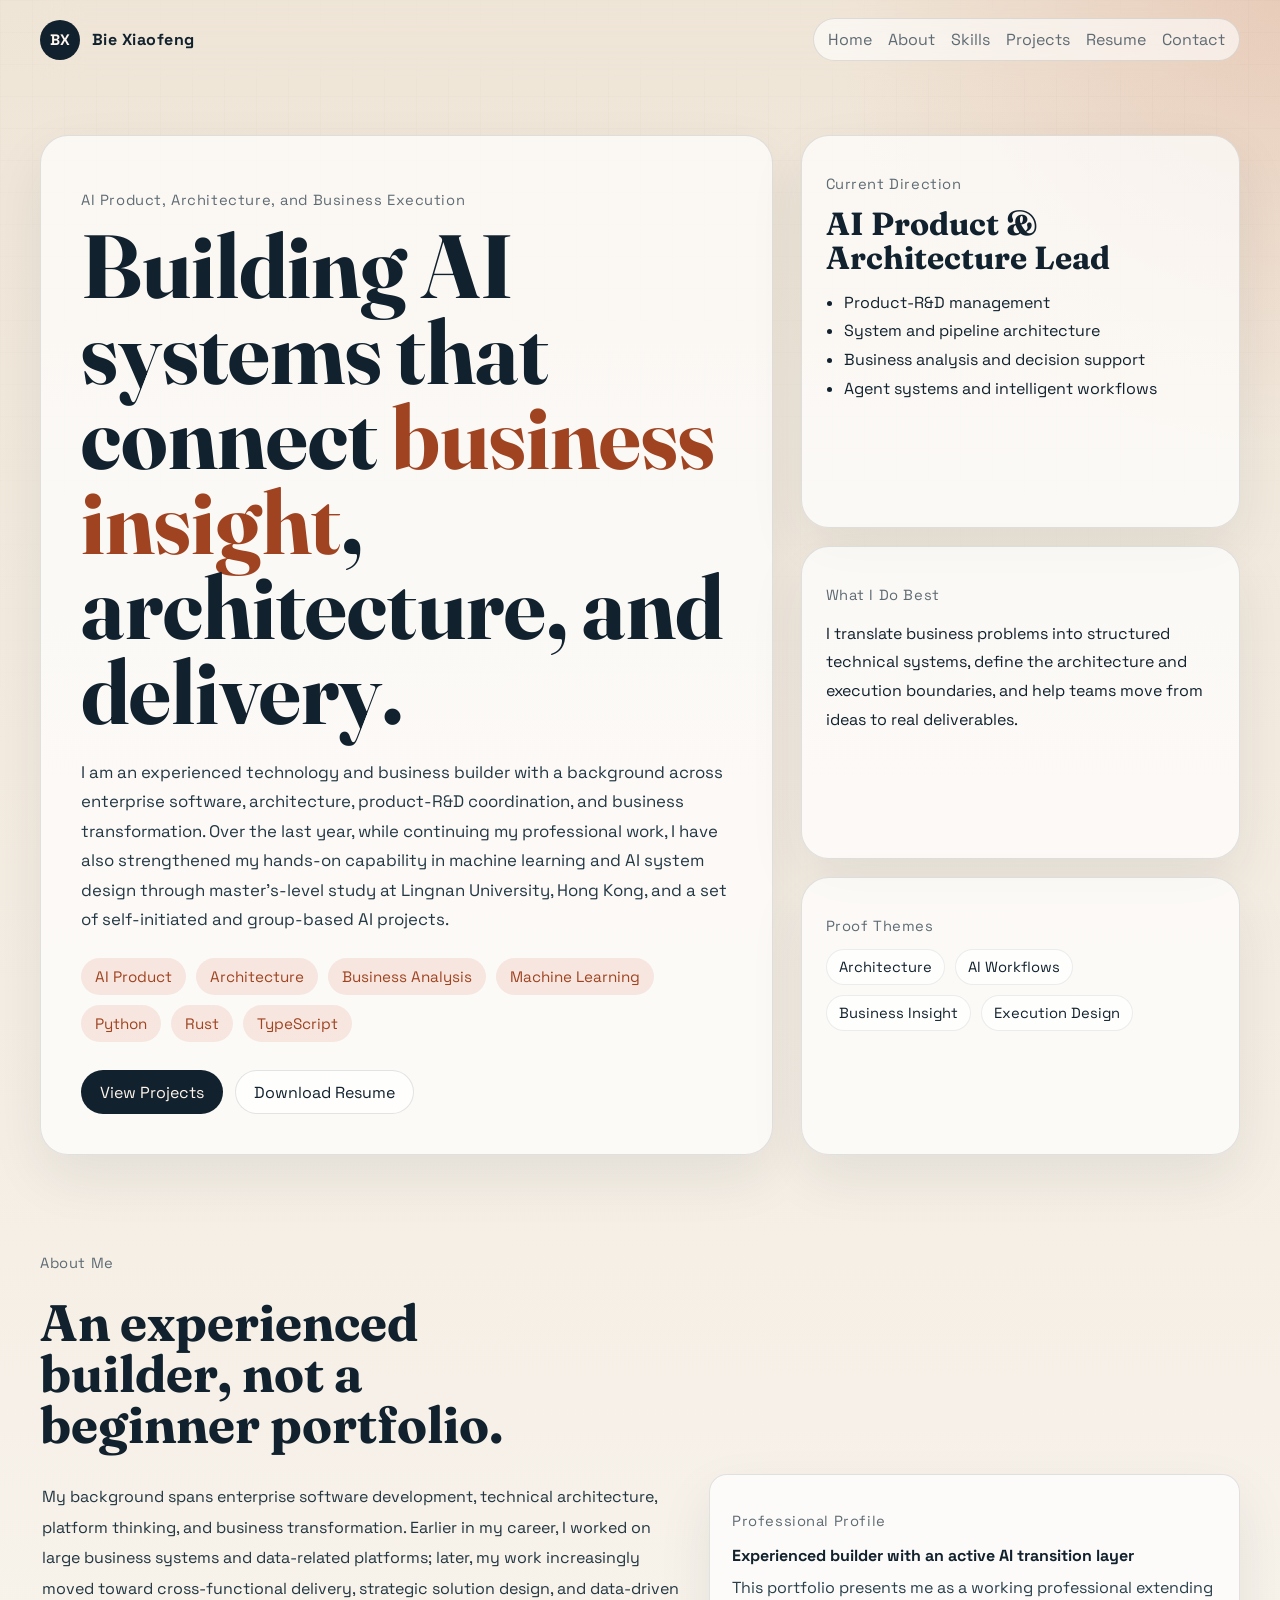
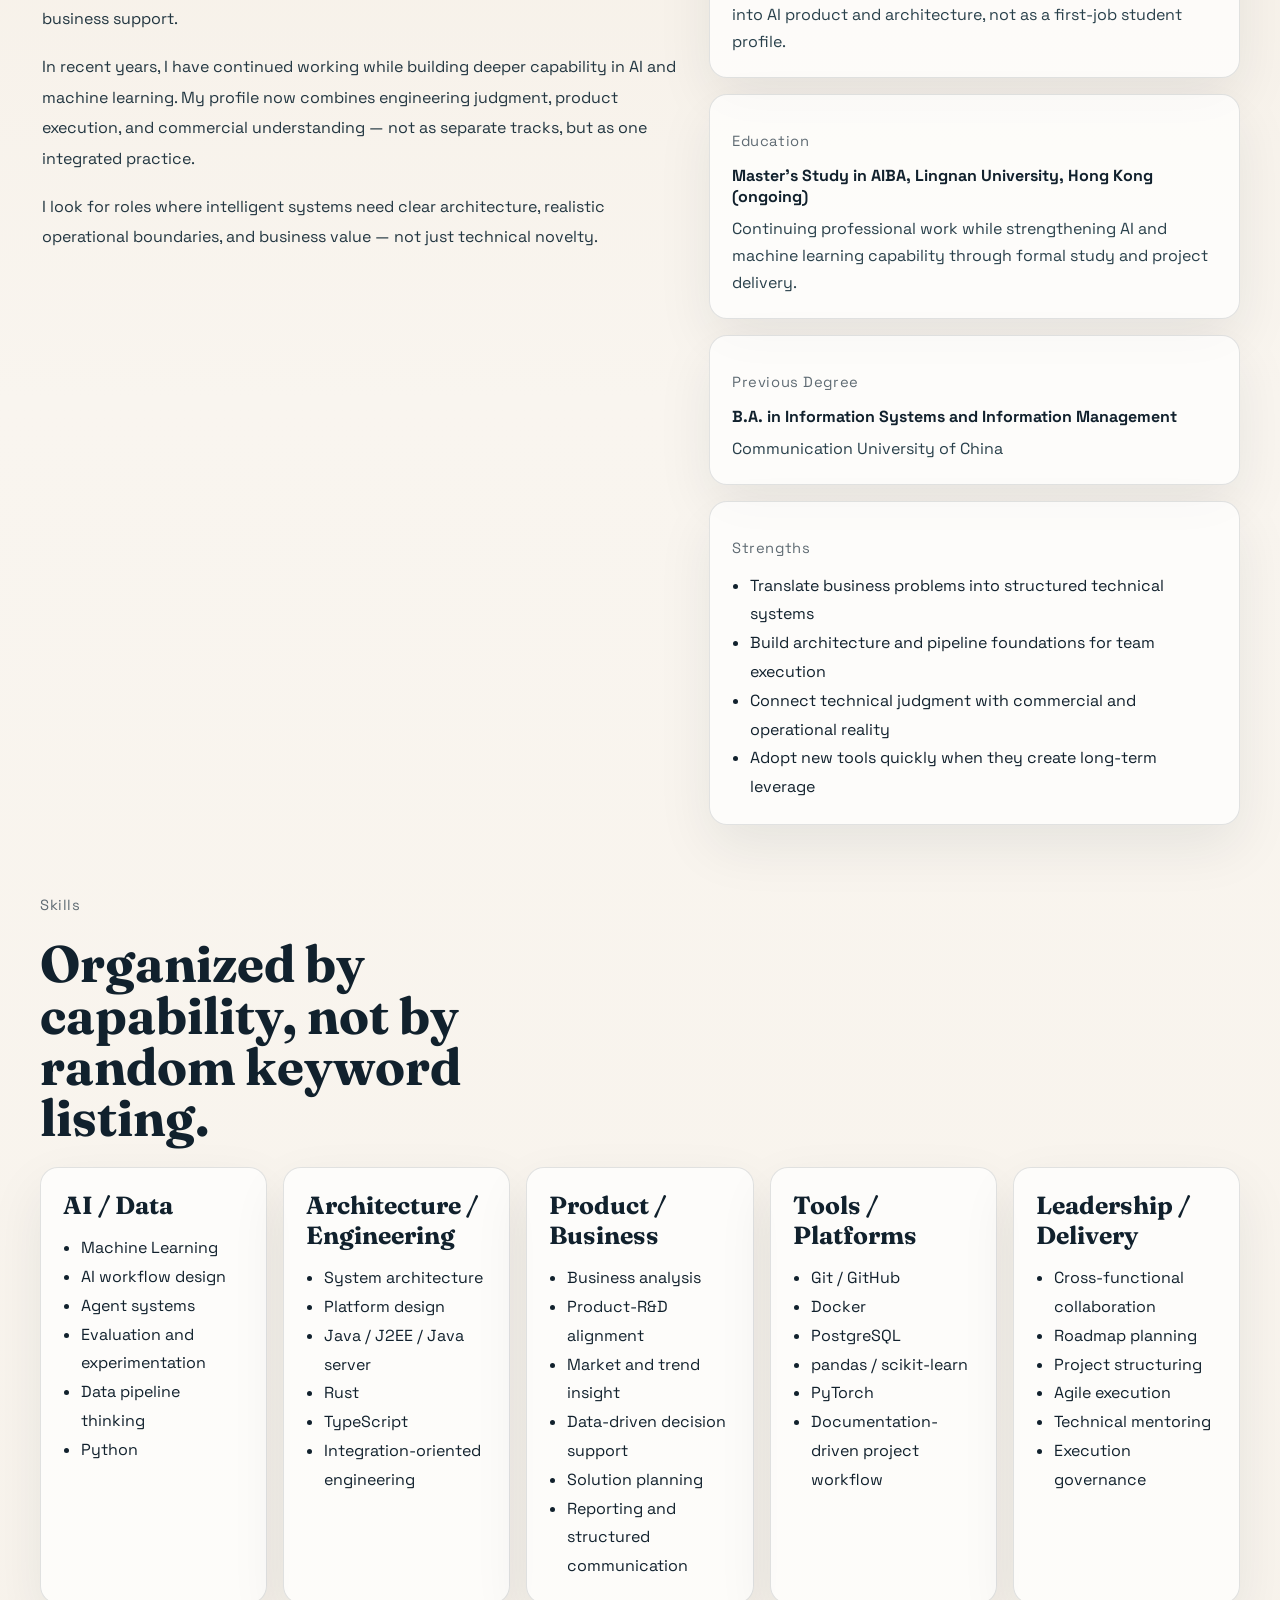
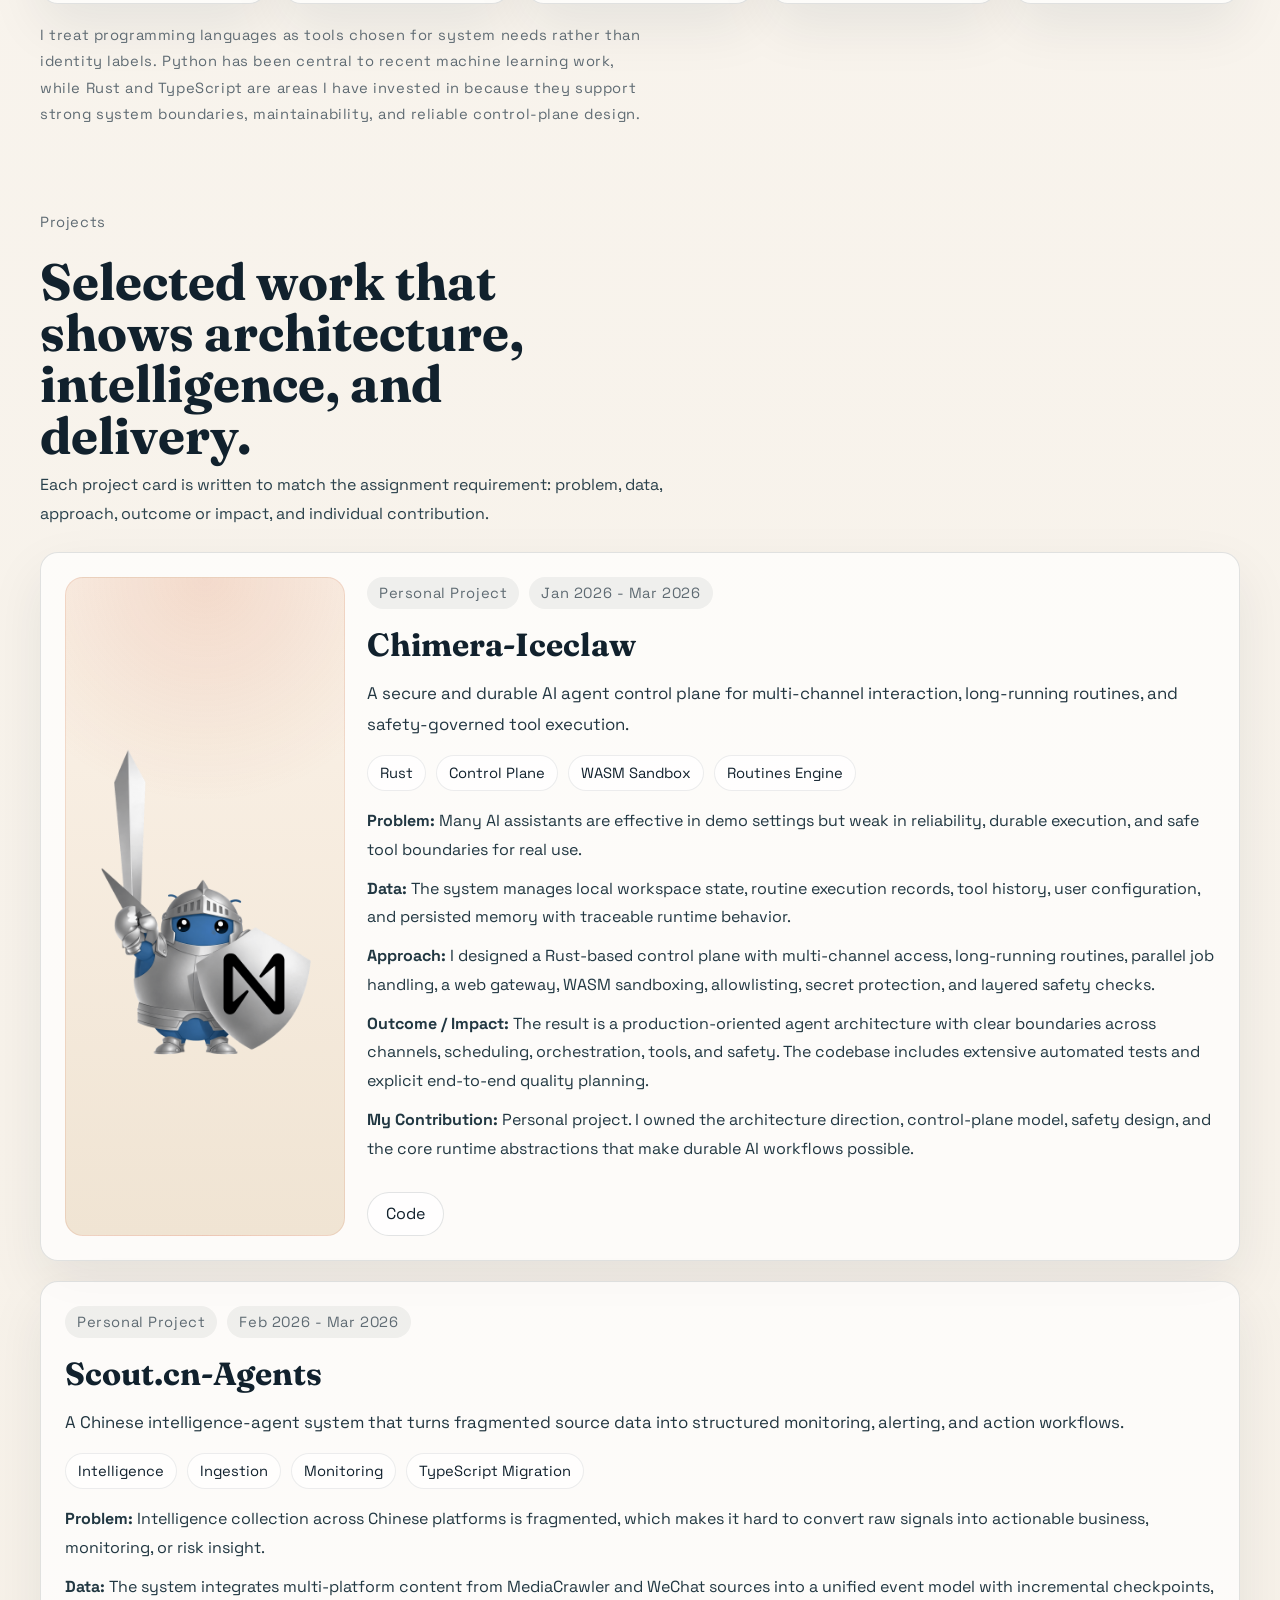
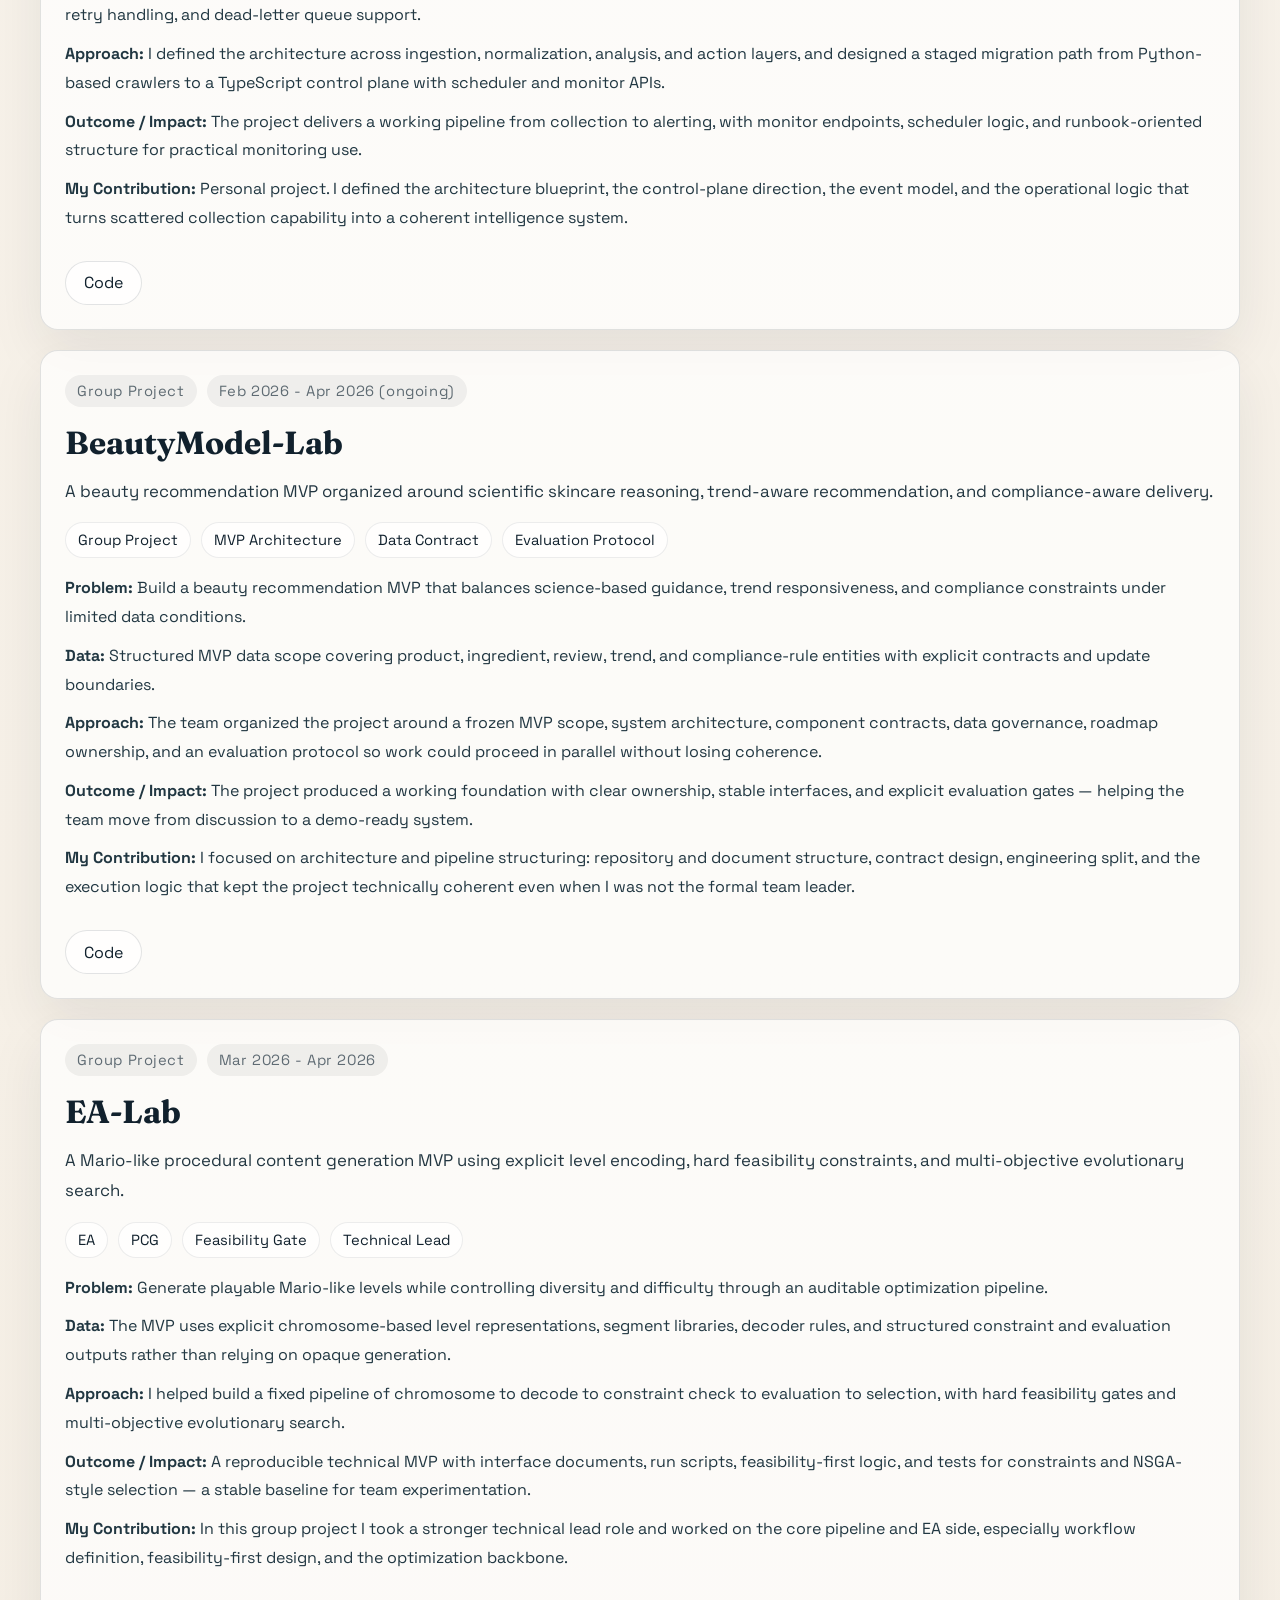
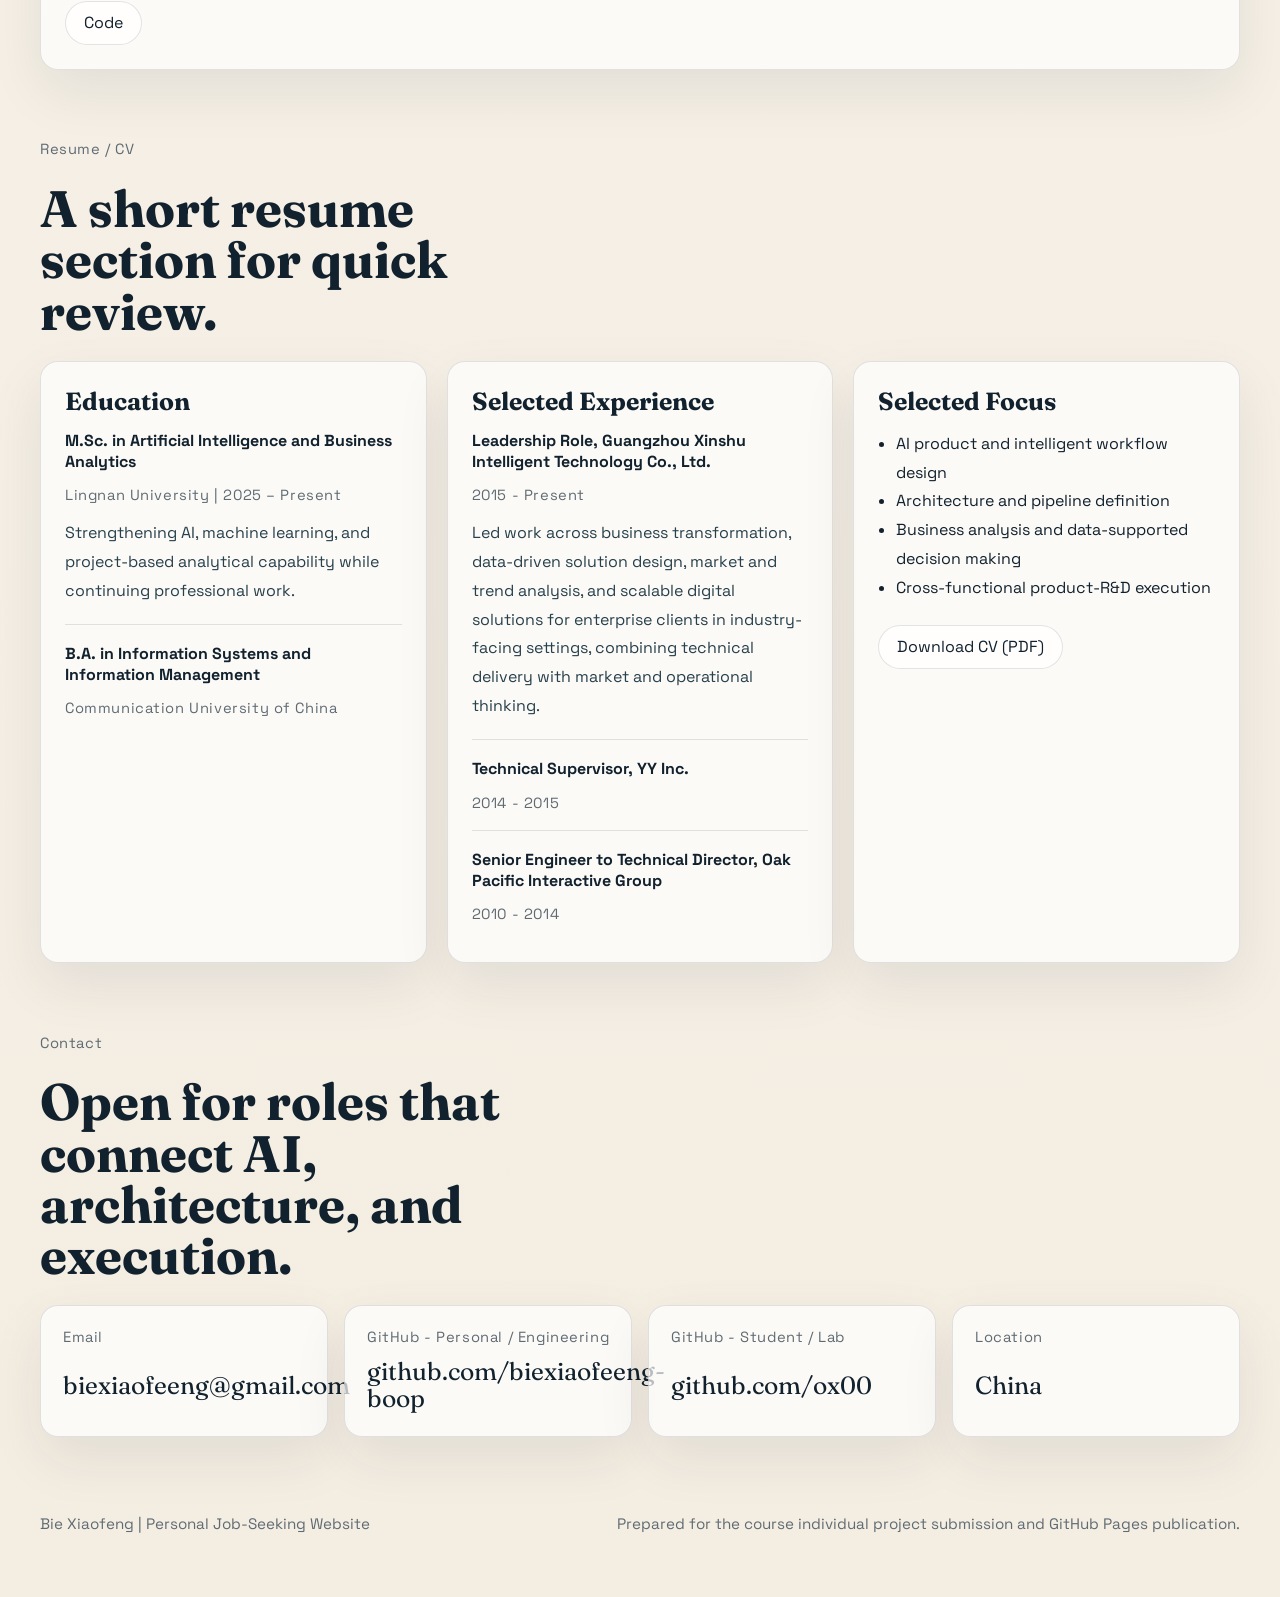
<file: docs/index.html>
<!DOCTYPE html>
<html lang="en">
  <head>
    <meta charset="UTF-8" />
    <meta name="viewport" content="width=device-width, initial-scale=1.0" />
    <title>Bie Xiaofeng | AI Product & Architecture Lead</title>
    <meta
      name="description"
      content="Portfolio website for Bie Xiaofeng, focused on AI product, architecture, business analysis, and intelligent systems."
    />
    <meta
      name="keywords"
      content="Bie Xiaofeng, AI Product, Architecture, Business Analysis, Machine Learning, Agent Systems, Portfolio"
    />
    <meta name="theme-color" content="#11212d" />
    <meta property="og:title" content="Bie Xiaofeng | AI Product & Architecture Lead" />
    <meta
      property="og:description"
      content="Portfolio website showcasing AI product thinking, system architecture, business analysis, and selected project work."
    />
    <meta property="og:type" content="website" />
    <link rel="preconnect" href="https://fonts.googleapis.com" />
    <link rel="preconnect" href="https://fonts.gstatic.com" crossorigin />
    <link
      href="https://fonts.googleapis.com/css2?family=Fraunces:opsz,wght@9..144,500;9..144,700&family=Space+Grotesk:wght@400;500;700&display=swap"
      rel="stylesheet"
    />
    <link rel="stylesheet" href="styles.css" />
    <link rel="icon" href="assets/images/ironclaw.png" />
  </head>
  <body>
    <div class="page-shell">
      <header class="site-header">
        <a class="brand" href="#home">
          <span class="brand-mark">BX</span>
          <span class="brand-text">Bie Xiaofeng</span>
        </a>
        <nav class="site-nav" aria-label="Primary">
          <a href="#home">Home</a>
          <a href="#about">About</a>
          <a href="#skills">Skills</a>
          <a href="#projects">Projects</a>
          <a href="#resume">Resume</a>
          <a href="#contact">Contact</a>
        </nav>
      </header>

      <main>
        <section class="hero" id="home">
          <div class="hero-copy">
            <p class="eyebrow">AI Product, Architecture, and Business Execution</p>
            <h1>
              Building AI systems that connect
              <span>business insight</span>, architecture, and delivery.
            </h1>
            <p class="hero-summary">
              I am an experienced technology and business builder with a background
              across enterprise software, architecture, product-R&amp;D coordination,
              and business transformation. Over the last year, while continuing my
              professional work, I have also strengthened my hands-on capability in
              machine learning and AI system design through master's-level study at
              Lingnan University, Hong Kong, and a set of self-initiated and
              group-based AI projects.
            </p>
            <div class="tag-row" aria-label="Key tags">
              <span>AI Product</span>
              <span>Architecture</span>
              <span>Business Analysis</span>
              <span>Machine Learning</span>
              <span>Python</span>
              <span>Rust</span>
              <span>TypeScript</span>
            </div>
            <div class="hero-actions">
              <a class="button primary" href="#projects">View Projects</a>
              <a class="button secondary" href="assets/resume/Bie_Xiaofeng_CV_2026.pdf">Download Resume</a>
            </div>
          </div>

          <aside class="hero-panel">
            <div class="panel-card status-card">
              <p class="panel-label">Current Direction</p>
              <h2>AI Product &amp; Architecture Lead</h2>
              <ul>
                <li>Product-R&amp;D management</li>
                <li>System and pipeline architecture</li>
                <li>Business analysis and decision support</li>
                <li>Agent systems and intelligent workflows</li>
              </ul>
            </div>
            <div class="panel-card highlight-card">
              <p class="panel-label">What I Do Best</p>
              <p>
                I translate business problems into structured technical systems,
                define the architecture and execution boundaries, and help teams move
                from ideas to real deliverables.
              </p>
            </div>
            <div class="panel-card proof-card">
              <p class="panel-label">Proof Themes</p>
              <div class="proof-grid">
                <span>Architecture</span>
                <span>AI Workflows</span>
                <span>Business Insight</span>
                <span>Execution Design</span>
              </div>
            </div>
          </aside>
        </section>

        <section class="content-section" id="about">
          <div class="section-head">
            <p class="eyebrow">About Me</p>
            <h2>An experienced builder, not a beginner portfolio.</h2>
          </div>
          <div class="about-grid">
            <div class="about-story">
              <p>
                My background spans enterprise software development, technical
                architecture, platform thinking, and business transformation. Earlier
                in my career, I worked on large business systems and data-related
                platforms; later, my work increasingly moved toward cross-functional
                delivery, strategic solution design, and data-driven business support.
              </p>
              <p>
                In recent years, I have continued working while building deeper capability in AI and
                machine learning. My profile now combines engineering judgment, product execution, and
                commercial understanding — not as separate tracks, but as one integrated practice.
              </p>
              <p>
                I look for roles where intelligent systems need clear architecture, realistic
                operational boundaries, and business value — not just technical novelty.
              </p>
            </div>

            <div class="about-facts">
              <div class="fact-card">
                <p class="fact-label">Professional Profile</p>
                <p class="fact-title">Experienced builder with an active AI transition layer</p>
                <p class="fact-detail">
                  This portfolio presents me as a working professional extending into
                  AI product and architecture, not as a first-job student profile.
                </p>
              </div>
              <div class="fact-card">
                <p class="fact-label">Education</p>
                <p class="fact-title">
                  Master's Study in AIBA, Lingnan University, Hong Kong (ongoing)
                </p>
                <p class="fact-detail">
                  Continuing professional work while strengthening AI and machine
                  learning capability through formal study and project delivery.
                </p>
              </div>
              <div class="fact-card">
                <p class="fact-label">Previous Degree</p>
                <p class="fact-title">
                  B.A. in Information Systems and Information Management
                </p>
                <p class="fact-detail">Communication University of China</p>
              </div>
              <div class="fact-card">
                <p class="fact-label">Strengths</p>
                <ul class="fact-list">
                  <li>Translate business problems into structured technical systems</li>
                  <li>Build architecture and pipeline foundations for team execution</li>
                  <li>Connect technical judgment with commercial and operational reality</li>
                  <li>Adopt new tools quickly when they create long-term leverage</li>
                </ul>
              </div>
            </div>
          </div>
        </section>

        <section class="content-section" id="skills">
          <div class="section-head">
            <p class="eyebrow">Skills</p>
            <h2>Organized by capability, not by random keyword listing.</h2>
          </div>
          <div class="skills-grid">
            <article class="skill-block">
              <h3>AI / Data</h3>
              <ul>
                <li>Machine Learning</li>
                <li>AI workflow design</li>
                <li>Agent systems</li>
                <li>Evaluation and experimentation</li>
                <li>Data pipeline thinking</li>
                <li>Python</li>
              </ul>
            </article>
            <article class="skill-block">
              <h3>Architecture / Engineering</h3>
              <ul>
                <li>System architecture</li>
                <li>Platform design</li>
                <li>Java / J2EE / Java server</li>
                <li>Rust</li>
                <li>TypeScript</li>
                <li>Integration-oriented engineering</li>
              </ul>
            </article>
            <article class="skill-block">
              <h3>Product / Business</h3>
              <ul>
                <li>Business analysis</li>
                <li>Product-R&amp;D alignment</li>
                <li>Market and trend insight</li>
                <li>Data-driven decision support</li>
                <li>Solution planning</li>
                <li>Reporting and structured communication</li>
              </ul>
            </article>
            <article class="skill-block">
              <h3>Tools / Platforms</h3>
              <ul>
                <li>Git / GitHub</li>
                <li>Docker</li>
                <li>PostgreSQL</li>
                <li>pandas / scikit-learn</li>
                <li>PyTorch</li>
                <li>Documentation-driven project workflow</li>
              </ul>
            </article>
            <article class="skill-block">
              <h3>Leadership / Delivery</h3>
              <ul>
                <li>Cross-functional collaboration</li>
                <li>Roadmap planning</li>
                <li>Project structuring</li>
                <li>Agile execution</li>
                <li>Technical mentoring</li>
                <li>Execution governance</li>
              </ul>
            </article>
          </div>
          <p class="section-note">
            I treat programming languages as tools chosen for system needs rather
            than identity labels. Python has been central to recent machine learning
            work, while Rust and TypeScript are areas I have invested in because they
            support strong system boundaries, maintainability, and reliable
            control-plane design.
          </p>
        </section>

        <section class="content-section" id="projects">
          <div class="section-head">
            <p class="eyebrow">Projects</p>
            <h2>Selected work that shows architecture, intelligence, and delivery.</h2>
            <p class="section-intro">
              Each project card is written to match the assignment requirement:
              problem, data, approach, outcome or impact, and individual contribution.
            </p>
          </div>

          <div class="project-stack">
            <article class="project-card featured">
              <div class="project-media">
                <img
                  src="assets/images/ironclaw.png"
                  alt="Chimera-Iceclaw project logo"
                />
              </div>
              <div class="project-body">
                <div class="project-meta">
                  <span>Personal Project</span>
                  <span>Jan 2026 - Mar 2026</span>
                </div>
                <h3>Chimera-Iceclaw</h3>
                <p class="project-summary">
                  A secure and durable AI agent control plane for multi-channel
                  interaction, long-running routines, and safety-governed tool
                  execution.
                </p>
                <div class="project-pill-row">
                  <span>Rust</span>
                  <span>Control Plane</span>
                  <span>WASM Sandbox</span>
                  <span>Routines Engine</span>
                </div>
                <div class="project-fields">
                  <p><strong>Problem:</strong> Many AI assistants are effective in demo settings but weak in reliability, durable execution, and safe tool boundaries for real use.</p>
                  <p><strong>Data:</strong> The system manages local workspace state, routine execution records, tool history, user configuration, and persisted memory with traceable runtime behavior.</p>
                  <p><strong>Approach:</strong> I designed a Rust-based control plane with multi-channel access, long-running routines, parallel job handling, a web gateway, WASM sandboxing, allowlisting, secret protection, and layered safety checks.</p>
                  <p><strong>Outcome / Impact:</strong> The result is a production-oriented agent architecture with clear boundaries across channels, scheduling, orchestration, tools, and safety. The codebase includes extensive automated tests and explicit end-to-end quality planning.</p>
                  <p><strong>My Contribution:</strong> Personal project. I owned the architecture direction, control-plane model, safety design, and the core runtime abstractions that make durable AI workflows possible.</p>
                </div>
                <div class="project-links">
                  <a href="https://github.com/biexiaofeeng-boop/chimera-iceclaw" target="_blank" rel="noreferrer">Code</a>
                </div>
              </div>
            </article>

            <article class="project-card">
              <div class="project-meta">
                <span>Personal Project</span>
                <span>Feb 2026 - Mar 2026</span>
              </div>
              <h3>Scout.cn-Agents</h3>
              <p class="project-summary">
                A Chinese intelligence-agent system that turns fragmented source data
                into structured monitoring, alerting, and action workflows.
              </p>
              <div class="project-pill-row">
                <span>Intelligence</span>
                <span>Ingestion</span>
                <span>Monitoring</span>
                <span>TypeScript Migration</span>
              </div>
              <div class="project-fields">
                <p><strong>Problem:</strong> Intelligence collection across Chinese platforms is fragmented, which makes it hard to convert raw signals into actionable business, monitoring, or risk insight.</p>
                <p><strong>Data:</strong> The system integrates multi-platform content from MediaCrawler and WeChat sources into a unified event model with incremental checkpoints, retry handling, and dead-letter queue support.</p>
                <p><strong>Approach:</strong> I defined the architecture across ingestion, normalization, analysis, and action layers, and designed a staged migration path from Python-based crawlers to a TypeScript control plane with scheduler and monitor APIs.</p>
                <p><strong>Outcome / Impact:</strong> The project delivers a working pipeline from collection to alerting, with monitor endpoints, scheduler logic, and runbook-oriented structure for practical monitoring use.</p>
                <p><strong>My Contribution:</strong> Personal project. I defined the architecture blueprint, the control-plane direction, the event model, and the operational logic that turns scattered collection capability into a coherent intelligence system.</p>
              </div>
              <div class="project-links">
                <a href="https://github.com/biexiaofeeng-boop/scout.cn-agents" target="_blank" rel="noreferrer">Code</a>
              </div>
            </article>

            <article class="project-card">
              <div class="project-meta">
                <span>Group Project</span>
                <span>Feb 2026 - Apr 2026 (ongoing)</span>
              </div>
              <h3>BeautyModel-Lab</h3>
              <p class="project-summary">
                A beauty recommendation MVP organized around scientific skincare
                reasoning, trend-aware recommendation, and compliance-aware delivery.
              </p>
              <div class="project-pill-row">
                <span>Group Project</span>
                <span>MVP Architecture</span>
                <span>Data Contract</span>
                <span>Evaluation Protocol</span>
              </div>
              <div class="project-fields">
                <p><strong>Problem:</strong> Build a beauty recommendation MVP that balances science-based guidance, trend responsiveness, and compliance constraints under limited data conditions.</p>
                <p><strong>Data:</strong> Structured MVP data scope covering product, ingredient, review, trend, and compliance-rule entities with explicit contracts and update boundaries.</p>
                <p><strong>Approach:</strong> The team organized the project around a frozen MVP scope, system architecture, component contracts, data governance, roadmap ownership, and an evaluation protocol so work could proceed in parallel without losing coherence.</p>
                <p><strong>Outcome / Impact:</strong> The project produced a working foundation with clear ownership, stable interfaces, and explicit evaluation gates — helping the team move from discussion to a demo-ready system.</p>
                <p><strong>My Contribution:</strong> I focused on architecture and pipeline structuring: repository and document structure, contract design, engineering split, and the execution logic that kept the project technically coherent even when I was not the formal team leader.</p>
              </div>
              <div class="project-links">
                <a href="https://github.com/ox00/BeautyModel-Lab" target="_blank" rel="noreferrer">Code</a>
              </div>
            </article>

            <article class="project-card">
              <div class="project-meta">
                <span>Group Project</span>
                <span>Mar 2026 - Apr 2026</span>
              </div>
              <h3>EA-Lab</h3>
              <p class="project-summary">
                A Mario-like procedural content generation MVP using explicit level
                encoding, hard feasibility constraints, and multi-objective
                evolutionary search.
              </p>
              <div class="project-pill-row">
                <span>EA</span>
                <span>PCG</span>
                <span>Feasibility Gate</span>
                <span>Technical Lead</span>
              </div>
              <div class="project-fields">
                <p><strong>Problem:</strong> Generate playable Mario-like levels while controlling diversity and difficulty through an auditable optimization pipeline.</p>
                <p><strong>Data:</strong> The MVP uses explicit chromosome-based level representations, segment libraries, decoder rules, and structured constraint and evaluation outputs rather than relying on opaque generation.</p>
                <p><strong>Approach:</strong> I helped build a fixed pipeline of chromosome to decode to constraint check to evaluation to selection, with hard feasibility gates and multi-objective evolutionary search.</p>
                <p><strong>Outcome / Impact:</strong> A reproducible technical MVP with interface documents, run scripts, feasibility-first logic, and tests for constraints and NSGA-style selection — a stable baseline for team experimentation.</p>
                <p><strong>My Contribution:</strong> In this group project I took a stronger technical lead role and worked on the core pipeline and EA side, especially workflow definition, feasibility-first design, and the optimization backbone.</p>
              </div>
              <div class="project-links">
                <a href="https://github.com/ox00/EA-Lab" target="_blank" rel="noreferrer">Code</a>
              </div>
            </article>
          </div>
        </section>

        <section class="content-section" id="resume">
          <div class="section-head">
            <p class="eyebrow">Resume / CV</p>
            <h2>A short resume section for quick review.</h2>
          </div>

          <div class="resume-grid">
            <div class="resume-panel">
              <h3>Education</h3>
              <div class="timeline-item">
                <p class="timeline-title">M.Sc. in Artificial Intelligence and Business Analytics</p>
                <p class="timeline-meta">Lingnan University | 2025 – Present</p>
                <p class="timeline-copy">
                  Strengthening AI, machine learning, and project-based analytical
                  capability while continuing professional work.
                </p>
              </div>
              <div class="timeline-item">
                <p class="timeline-title">
                  B.A. in Information Systems and Information Management
                </p>
                <p class="timeline-meta">Communication University of China</p>
              </div>
            </div>

            <div class="resume-panel">
              <h3>Selected Experience</h3>
              <div class="timeline-item">
                <p class="timeline-title">Leadership Role, Guangzhou Xinshu Intelligent Technology Co., Ltd.</p>
                <p class="timeline-meta">2015 - Present</p>
                <p class="timeline-copy">
                  Led work across business transformation, data-driven solution
                  design, market and trend analysis, and scalable digital solutions
                  for enterprise clients in industry-facing settings, combining
                  technical delivery with market and operational thinking.
                </p>
              </div>
              <div class="timeline-item">
                <p class="timeline-title">Technical Supervisor, YY Inc.</p>
                <p class="timeline-meta">2014 - 2015</p>
              </div>
              <div class="timeline-item">
                <p class="timeline-title">Senior Engineer to Technical Director, Oak Pacific Interactive Group</p>
                <p class="timeline-meta">2010 - 2014</p>
              </div>
            </div>

            <div class="resume-panel">
              <h3>Selected Focus</h3>
              <ul class="resume-list">
                <li>AI product and intelligent workflow design</li>
                <li>Architecture and pipeline definition</li>
                <li>Business analysis and data-supported decision making</li>
                <li>Cross-functional product-R&amp;D execution</li>
              </ul>
              <a class="button secondary inline-button" href="assets/resume/Bie_Xiaofeng_CV_2026.pdf">Download CV (PDF)</a>
            </div>
          </div>
        </section>

        <section class="content-section contact-section" id="contact">
          <div class="section-head">
            <p class="eyebrow">Contact</p>
            <h2>Open for roles that connect AI, architecture, and execution.</h2>
          </div>
          <div class="contact-grid">
            <a class="contact-card" href="mailto:biexiaofeeng@gmail.com">
              <span class="contact-label">Email</span>
              <span class="contact-value">biexiaofeeng@gmail.com</span>
            </a>
            <a
              class="contact-card"
              href="https://github.com/biexiaofeeng-boop"
              target="_blank"
              rel="noreferrer"
            >
              <span class="contact-label">GitHub - Personal / Engineering</span>
              <span class="contact-value">github.com/biexiaofeeng-boop</span>
            </a>
            <a
              class="contact-card"
              href="https://github.com/ox00"
              target="_blank"
              rel="noreferrer"
            >
              <span class="contact-label">GitHub - Student / Lab</span>
              <span class="contact-value">github.com/ox00</span>
            </a>
            <div class="contact-card">
              <span class="contact-label">Location</span>
              <span class="contact-value">China</span>
            </div>
          </div>
        </section>
      </main>

      <footer class="site-footer">
        <p>Bie Xiaofeng | Personal Job-Seeking Website</p>
        <p>Prepared for the course individual project submission and GitHub Pages publication.</p>
      </footer>
    </div>
  </body>
</html>
</file>
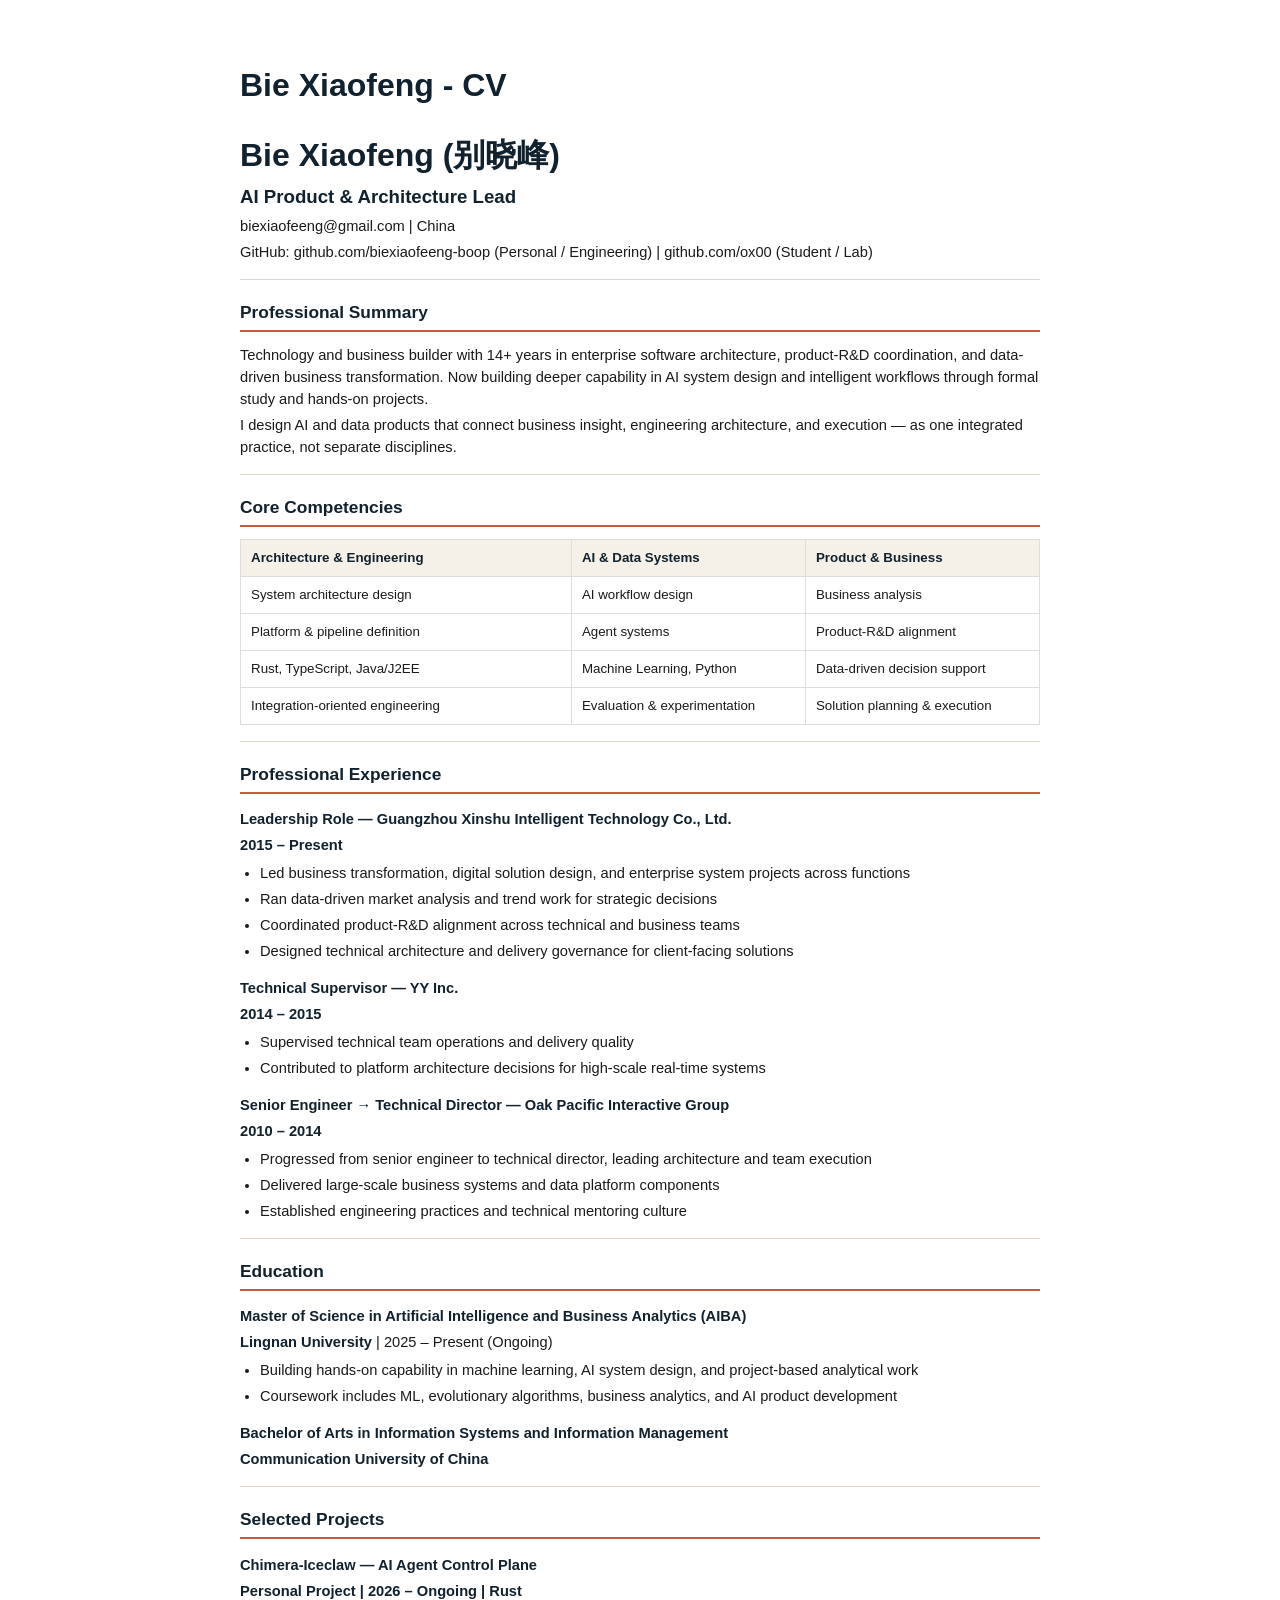
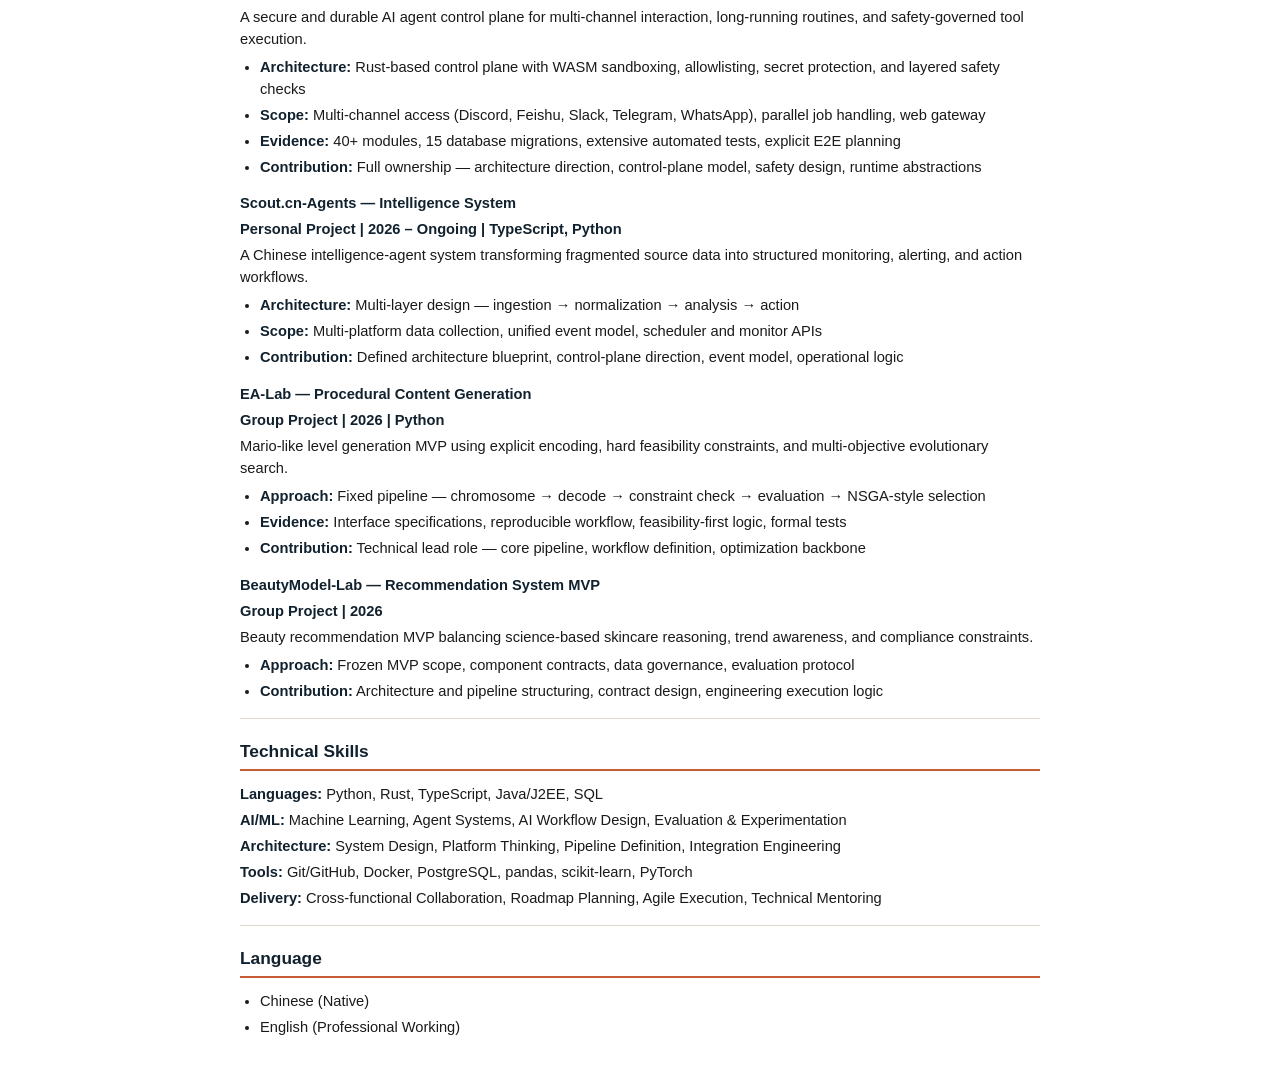
<file: docs/assets/resume/Bie_Xiaofeng_CV_2026.html>
<!DOCTYPE html>
<html xmlns="http://www.w3.org/1999/xhtml" lang="" xml:lang="">
<head>
  <meta charset="utf-8" />
  <meta name="generator" content="pandoc" />
  <meta name="viewport" content="width=device-width, initial-scale=1.0, user-scalable=yes" />
  <title>Bie Xiaofeng - CV</title>
  <style>
    code{white-space: pre-wrap;}
    span.smallcaps{font-variant: small-caps;}
    span.underline{text-decoration: underline;}
    div.column{display: inline-block; vertical-align: top; width: 50%;}
    div.hanging-indent{margin-left: 1.5em; text-indent: -1.5em;}
    ul.task-list{list-style: none;}
    .display.math{display: block; text-align: center; margin: 0.5rem auto;}
  </style>
  <link rel="stylesheet" href="resume-style.css" />
  <!--[if lt IE 9]>
    <script src="//cdnjs.cloudflare.com/ajax/libs/html5shiv/3.7.3/html5shiv-printshiv.min.js"></script>
  <![endif]-->
</head>
<body>
<header id="title-block-header">
<h1 class="title">Bie Xiaofeng - CV</h1>
</header>
<h1 id="bie-xiaofeng-别晓峰">Bie Xiaofeng (别晓峰)</h1>
<p><strong>AI Product &amp; Architecture Lead</strong></p>
<p>biexiaofeeng@gmail.com | China</p>
<p>GitHub: github.com/biexiaofeeng-boop (Personal / Engineering) | github.com/ox00 (Student / Lab)</p>
<hr />
<h2 id="professional-summary">Professional Summary</h2>
<p>Technology and business builder with 14+ years in enterprise software architecture, product-R&amp;D coordination, and data-driven business transformation. Now building deeper capability in AI system design and intelligent workflows through formal study and hands-on projects.</p>
<p>I design AI and data products that connect business insight, engineering architecture, and execution — as one integrated practice, not separate disciplines.</p>
<hr />
<h2 id="core-competencies">Core Competencies</h2>
<table>
<colgroup>
<col style="width: 41%" />
<col style="width: 29%" />
<col style="width: 29%" />
</colgroup>
<thead>
<tr class="header">
<th>Architecture &amp; Engineering</th>
<th>AI &amp; Data Systems</th>
<th>Product &amp; Business</th>
</tr>
</thead>
<tbody>
<tr class="odd">
<td>System architecture design</td>
<td>AI workflow design</td>
<td>Business analysis</td>
</tr>
<tr class="even">
<td>Platform &amp; pipeline definition</td>
<td>Agent systems</td>
<td>Product-R&amp;D alignment</td>
</tr>
<tr class="odd">
<td>Rust, TypeScript, Java/J2EE</td>
<td>Machine Learning, Python</td>
<td>Data-driven decision support</td>
</tr>
<tr class="even">
<td>Integration-oriented engineering</td>
<td>Evaluation &amp; experimentation</td>
<td>Solution planning &amp; execution</td>
</tr>
</tbody>
</table>
<hr />
<h2 id="professional-experience">Professional Experience</h2>
<h3 id="leadership-role-guangzhou-xinshu-intelligent-technology-co.-ltd.">Leadership Role — Guangzhou Xinshu Intelligent Technology Co., Ltd.</h3>
<p><strong>2015 – Present</strong></p>
<ul>
<li>Led business transformation, digital solution design, and enterprise system projects across functions</li>
<li>Ran data-driven market analysis and trend work for strategic decisions</li>
<li>Coordinated product-R&amp;D alignment across technical and business teams</li>
<li>Designed technical architecture and delivery governance for client-facing solutions</li>
</ul>
<h3 id="technical-supervisor-yy-inc.">Technical Supervisor — YY Inc.</h3>
<p><strong>2014 – 2015</strong></p>
<ul>
<li>Supervised technical team operations and delivery quality</li>
<li>Contributed to platform architecture decisions for high-scale real-time systems</li>
</ul>
<h3 id="senior-engineer-technical-director-oak-pacific-interactive-group">Senior Engineer → Technical Director — Oak Pacific Interactive Group</h3>
<p><strong>2010 – 2014</strong></p>
<ul>
<li>Progressed from senior engineer to technical director, leading architecture and team execution</li>
<li>Delivered large-scale business systems and data platform components</li>
<li>Established engineering practices and technical mentoring culture</li>
</ul>
<hr />
<h2 id="education">Education</h2>
<h3 id="master-of-science-in-artificial-intelligence-and-business-analytics-aiba">Master of Science in Artificial Intelligence and Business Analytics (AIBA)</h3>
<p><strong>Lingnan University</strong> | 2025 – Present (Ongoing)</p>
<ul>
<li>Building hands-on capability in machine learning, AI system design, and project-based analytical work</li>
<li>Coursework includes ML, evolutionary algorithms, business analytics, and AI product development</li>
</ul>
<h3 id="bachelor-of-arts-in-information-systems-and-information-management">Bachelor of Arts in Information Systems and Information Management</h3>
<p><strong>Communication University of China</strong></p>
<hr />
<h2 id="selected-projects">Selected Projects</h2>
<h3 id="chimera-iceclaw-ai-agent-control-plane">Chimera-Iceclaw — AI Agent Control Plane</h3>
<p><strong>Personal Project | 2026 – Ongoing | Rust</strong></p>
<p>A secure and durable AI agent control plane for multi-channel interaction, long-running routines, and safety-governed tool execution.</p>
<ul>
<li><strong>Architecture:</strong> Rust-based control plane with WASM sandboxing, allowlisting, secret protection, and layered safety checks</li>
<li><strong>Scope:</strong> Multi-channel access (Discord, Feishu, Slack, Telegram, WhatsApp), parallel job handling, web gateway</li>
<li><strong>Evidence:</strong> 40+ modules, 15 database migrations, extensive automated tests, explicit E2E planning</li>
<li><strong>Contribution:</strong> Full ownership — architecture direction, control-plane model, safety design, runtime abstractions</li>
</ul>
<h3 id="scout.cn-agents-intelligence-system">Scout.cn-Agents — Intelligence System</h3>
<p><strong>Personal Project | 2026 – Ongoing | TypeScript, Python</strong></p>
<p>A Chinese intelligence-agent system transforming fragmented source data into structured monitoring, alerting, and action workflows.</p>
<ul>
<li><strong>Architecture:</strong> Multi-layer design — ingestion → normalization → analysis → action</li>
<li><strong>Scope:</strong> Multi-platform data collection, unified event model, scheduler and monitor APIs</li>
<li><strong>Contribution:</strong> Defined architecture blueprint, control-plane direction, event model, operational logic</li>
</ul>
<h3 id="ea-lab-procedural-content-generation">EA-Lab — Procedural Content Generation</h3>
<p><strong>Group Project | 2026 | Python</strong></p>
<p>Mario-like level generation MVP using explicit encoding, hard feasibility constraints, and multi-objective evolutionary search.</p>
<ul>
<li><strong>Approach:</strong> Fixed pipeline — chromosome → decode → constraint check → evaluation → NSGA-style selection</li>
<li><strong>Evidence:</strong> Interface specifications, reproducible workflow, feasibility-first logic, formal tests</li>
<li><strong>Contribution:</strong> Technical lead role — core pipeline, workflow definition, optimization backbone</li>
</ul>
<h3 id="beautymodel-lab-recommendation-system-mvp">BeautyModel-Lab — Recommendation System MVP</h3>
<p><strong>Group Project | 2026</strong></p>
<p>Beauty recommendation MVP balancing science-based skincare reasoning, trend awareness, and compliance constraints.</p>
<ul>
<li><strong>Approach:</strong> Frozen MVP scope, component contracts, data governance, evaluation protocol</li>
<li><strong>Contribution:</strong> Architecture and pipeline structuring, contract design, engineering execution logic</li>
</ul>
<hr />
<h2 id="technical-skills">Technical Skills</h2>
<p><strong>Languages:</strong> Python, Rust, TypeScript, Java/J2EE, SQL</p>
<p><strong>AI/ML:</strong> Machine Learning, Agent Systems, AI Workflow Design, Evaluation &amp; Experimentation</p>
<p><strong>Architecture:</strong> System Design, Platform Thinking, Pipeline Definition, Integration Engineering</p>
<p><strong>Tools:</strong> Git/GitHub, Docker, PostgreSQL, pandas, scikit-learn, PyTorch</p>
<p><strong>Delivery:</strong> Cross-functional Collaboration, Roadmap Planning, Agile Execution, Technical Mentoring</p>
<hr />
<h2 id="language">Language</h2>
<ul>
<li>Chinese (Native)</li>
<li>English (Professional Working)</li>
</ul>
</body>
</html>
</file>
<file: docs/styles.css>
:root {
  --bg: #f4ede2;
  --bg-soft: #fbf7f1;
  --panel: rgba(255, 255, 255, 0.7);
  --ink: #11212d;
  --muted: #5f6b73;
  --line: rgba(17, 33, 45, 0.12);
  --accent: #c85c36;
  --accent-deep: #9f4321;
  --chip: rgba(200, 92, 54, 0.12);
  --shadow: 0 22px 55px rgba(17, 33, 45, 0.08);
  --radius-lg: 28px;
  --radius-md: 18px;
  --radius-sm: 12px;
  --font-display: "Fraunces", "Times New Roman", serif;
  --font-sans: "Space Grotesk", "Trebuchet MS", sans-serif;
}

* {
  box-sizing: border-box;
}

html {
  scroll-behavior: smooth;
}

body {
  margin: 0;
  min-width: 320px;
  font-family: var(--font-sans);
  color: var(--ink);
  background:
    radial-gradient(circle at top right, rgba(200, 92, 54, 0.18), transparent 28rem),
    linear-gradient(180deg, #efe5d7 0%, #f9f5ef 25%, #f4ede2 100%);
}

body::before {
  content: "";
  position: fixed;
  inset: 0;
  pointer-events: none;
  background-image:
    linear-gradient(rgba(17, 33, 45, 0.03) 1px, transparent 1px),
    linear-gradient(90deg, rgba(17, 33, 45, 0.03) 1px, transparent 1px);
  background-size: 32px 32px;
  mask-image: linear-gradient(180deg, rgba(0, 0, 0, 0.4), transparent 90%);
}

a {
  color: inherit;
}

img {
  display: block;
  max-width: 100%;
}

.page-shell {
  width: min(1200px, calc(100% - 32px));
  margin: 0 auto;
  padding-bottom: 48px;
}

.site-header {
  position: sticky;
  top: 0;
  z-index: 20;
  display: flex;
  align-items: center;
  justify-content: space-between;
  gap: 16px;
  padding: 18px 0;
  backdrop-filter: blur(18px);
}

.brand {
  display: inline-flex;
  align-items: center;
  gap: 12px;
  text-decoration: none;
  font-weight: 700;
}

.brand-mark {
  display: inline-grid;
  place-items: center;
  width: 40px;
  height: 40px;
  border-radius: 50%;
  background: var(--ink);
  color: #fff7ef;
  font-size: 0.95rem;
}

.brand-text {
  letter-spacing: 0.03em;
}

.site-nav {
  display: flex;
  gap: 16px;
  overflow-x: auto;
  padding: 10px 14px;
  border: 1px solid var(--line);
  border-radius: 999px;
  background: rgba(255, 255, 255, 0.6);
}

.site-nav a {
  text-decoration: none;
  color: var(--muted);
  white-space: nowrap;
}

.site-nav a:hover,
.site-nav a:focus-visible,
.project-links a:hover,
.project-links a:focus-visible,
.contact-card:hover,
.contact-card:focus-visible {
  color: var(--accent-deep);
}

.hero,
.content-section,
.site-footer {
  position: relative;
  z-index: 1;
}

.hero {
  display: grid;
  grid-template-columns: minmax(0, 1.25fr) minmax(280px, 0.75fr);
  gap: 28px;
  padding: 56px 0 36px;
}

.hero-copy,
.panel-card,
.project-card,
.resume-panel,
.skill-block,
.contact-card,
.fact-card {
  border: 1px solid var(--line);
  background: var(--panel);
  box-shadow: var(--shadow);
}

.hero-copy {
  padding: 40px;
  border-radius: var(--radius-lg);
}

.eyebrow,
.panel-label,
.fact-label,
.contact-label,
.timeline-meta,
.project-meta,
.section-note {
  color: var(--muted);
  font-size: 0.92rem;
  letter-spacing: 0.04em;
}

.hero h1,
.section-head h2,
.project-card h3,
.resume-panel h3,
.skill-block h3 {
  margin: 0;
}

.hero h1 {
  margin-top: 12px;
  max-width: 12ch;
  font-family: var(--font-display);
  font-size: clamp(3rem, 7vw, 5.8rem);
  line-height: 0.95;
}

.hero h1 span {
  color: var(--accent-deep);
}

.hero-summary {
  max-width: 60ch;
  margin: 24px 0 0;
  font-size: 1.05rem;
  line-height: 1.75;
  color: #243844;
}

.tag-row {
  display: flex;
  flex-wrap: wrap;
  gap: 10px;
  margin-top: 24px;
}

.tag-row span {
  padding: 9px 14px;
  border-radius: 999px;
  background: var(--chip);
  color: var(--accent-deep);
  font-size: 0.95rem;
}

.hero-actions,
.project-links {
  display: flex;
  flex-wrap: wrap;
  gap: 12px;
  margin-top: 28px;
}

.button,
.project-links a {
  display: inline-flex;
  align-items: center;
  justify-content: center;
  min-height: 44px;
  padding: 0 18px;
  border-radius: 999px;
  border: 1px solid transparent;
  text-decoration: none;
  transition: transform 0.2s ease, background-color 0.2s ease, color 0.2s ease;
}

.button:hover,
.button:focus-visible,
.project-links a:hover,
.project-links a:focus-visible {
  transform: translateY(-1px);
}

.button.primary {
  background: var(--ink);
  color: #fff5eb;
}

.button.secondary,
.project-links a {
  background: rgba(255, 255, 255, 0.72);
  border-color: var(--line);
  color: var(--ink);
}

.inline-button {
  margin-top: 22px;
}

.hero-panel {
  display: grid;
  gap: 18px;
}

.panel-card {
  padding: 24px;
  border-radius: var(--radius-lg);
}

.status-card h2 {
  margin: 10px 0 14px;
  font-family: var(--font-display);
  font-size: 2rem;
  line-height: 1.05;
}

.status-card ul,
.fact-list,
.resume-list,
.skill-block ul {
  margin: 0;
  padding-left: 18px;
  line-height: 1.8;
}

.highlight-card p:last-child {
  margin-bottom: 0;
  line-height: 1.8;
}

.proof-grid {
  display: flex;
  flex-wrap: wrap;
  gap: 10px;
  margin-top: 12px;
}

.proof-grid span,
.project-pill-row span {
  padding: 8px 12px;
  border-radius: 999px;
  border: 1px solid rgba(17, 33, 45, 0.08);
  background: rgba(255, 255, 255, 0.7);
  color: var(--ink);
  font-size: 0.92rem;
}

.content-section {
  padding: 48px 0 8px;
}

.section-head {
  display: grid;
  gap: 10px;
  margin-bottom: 24px;
}

.section-head h2 {
  max-width: 15ch;
  font-family: var(--font-display);
  font-size: clamp(2.2rem, 4vw, 3.5rem);
  line-height: 1;
}

.about-grid,
.resume-grid {
  display: grid;
  grid-template-columns: minmax(0, 1.1fr) minmax(0, 0.9fr);
  gap: 20px;
}

.about-story {
  padding: 8px 2px;
}

.about-story p {
  margin: 0 0 18px;
  line-height: 1.9;
  color: #223641;
}

.about-facts {
  display: grid;
  gap: 16px;
}

.fact-card,
.skill-block,
.project-card,
.resume-panel,
.contact-card {
  border-radius: var(--radius-md);
}

.fact-card {
  padding: 22px;
}

.fact-title {
  margin: 8px 0;
  font-weight: 700;
}

.fact-detail {
  margin: 0;
  color: #29404b;
  line-height: 1.7;
}

.skills-grid {
  display: grid;
  grid-template-columns: repeat(auto-fit, minmax(220px, 1fr));
  gap: 16px;
}

.skill-block {
  padding: 22px;
}

.skill-block h3,
.resume-panel h3 {
  margin-bottom: 14px;
  font-family: var(--font-display);
  font-size: 1.55rem;
}

.section-note {
  max-width: 68ch;
  margin-top: 18px;
  line-height: 1.8;
}

.section-intro {
  max-width: 64ch;
  margin: 0;
  color: #29404b;
  line-height: 1.8;
}

.project-stack {
  display: grid;
  gap: 20px;
}

.project-card {
  padding: 24px;
}

.project-card.featured {
  display: grid;
  grid-template-columns: minmax(220px, 280px) minmax(0, 1fr);
  gap: 22px;
}

.project-media {
  display: grid;
  place-items: center;
  min-height: 240px;
  border-radius: var(--radius-md);
  background:
    radial-gradient(circle at top, rgba(200, 92, 54, 0.16), transparent 14rem),
    linear-gradient(180deg, #fbf2e8, #f0e4d3);
  border: 1px solid rgba(200, 92, 54, 0.15);
}

.project-media img {
  width: min(85%, 220px);
}

.project-meta {
  display: flex;
  flex-wrap: wrap;
  gap: 10px;
}

.project-meta span {
  padding: 7px 12px;
  border-radius: 999px;
  background: rgba(17, 33, 45, 0.06);
}

.project-card h3 {
  margin-top: 16px;
  font-family: var(--font-display);
  font-size: 2rem;
}

.project-summary {
  margin: 14px 0 0;
  font-size: 1.05rem;
  line-height: 1.8;
  color: #223641;
}

.project-pill-row {
  display: flex;
  flex-wrap: wrap;
  gap: 10px;
  margin-top: 16px;
}

.project-fields {
  display: grid;
  gap: 10px;
  margin-top: 16px;
}

.project-fields p {
  margin: 0;
  line-height: 1.8;
  color: #213742;
}

.resume-grid {
  grid-template-columns: repeat(3, minmax(0, 1fr));
}

.resume-panel {
  padding: 24px;
}

.timeline-item + .timeline-item {
  margin-top: 18px;
  padding-top: 18px;
  border-top: 1px solid var(--line);
}

.timeline-title {
  margin: 0 0 6px;
  font-weight: 700;
}

.timeline-copy {
  margin: 8px 0 0;
  line-height: 1.8;
  color: #27404c;
}

.resume-list {
  padding-left: 18px;
}

.resume-note {
  margin: 16px 0 0;
  color: var(--muted);
  line-height: 1.7;
}

.contact-section {
  padding-bottom: 40px;
}

.contact-grid {
  display: grid;
  grid-template-columns: repeat(auto-fit, minmax(220px, 1fr));
  gap: 16px;
}

.contact-card {
  display: grid;
  gap: 10px;
  min-height: 132px;
  padding: 22px;
  text-decoration: none;
  transition: transform 0.2s ease, border-color 0.2s ease;
}

.contact-card:hover,
.contact-card:focus-visible {
  transform: translateY(-2px);
  border-color: rgba(200, 92, 54, 0.4);
}

.contact-value {
  font-family: var(--font-display);
  font-size: 1.55rem;
  line-height: 1.1;
}

.site-footer {
  display: flex;
  flex-wrap: wrap;
  justify-content: space-between;
  gap: 12px;
  padding: 22px 0 0;
  color: var(--muted);
  font-size: 0.95rem;
}

@media (max-width: 1024px) {
  .hero,
  .about-grid,
  .resume-grid,
  .project-card.featured,
  .contact-grid {
    grid-template-columns: 1fr;
  }

  .section-head h2,
  .hero h1 {
    max-width: none;
  }
}

@media (max-width: 720px) {
  .page-shell {
    width: min(100% - 20px, 1200px);
  }

  .site-header {
    display: grid;
    gap: 12px;
    padding: 14px 0;
  }

  .site-nav {
    width: 100%;
  }

  .hero {
    padding-top: 28px;
  }

  .hero-copy,
  .panel-card,
  .project-card,
  .resume-panel,
  .skill-block,
  .contact-card,
  .fact-card {
    padding: 20px;
  }
  .hero h1 {
    font-size: clamp(2.5rem, 12vw, 4rem);
  }

  .section-head h2 {
    font-size: clamp(1.9rem, 10vw, 3rem);
  }

  .contact-value {
    font-size: 1.3rem;
  }
}
</file>
<file: docs/assets/resume/resume-style.css>
/* Resume Print Style */
body {
  font-family: "Segoe UI", "Helvetica Neue", Arial, sans-serif;
  font-size: 11pt;
  line-height: 1.5;
  color: #1a1a1a;
  max-width: 800px;
  margin: 0 auto;
  padding: 40px 50px;
}

h1 {
  font-size: 24pt;
  margin-bottom: 4px;
  color: #11212d;
}

h1 + p {
  font-size: 14pt;
  color: #c85c36;
  margin-top: 0;
}

h2 {
  font-size: 13pt;
  color: #11212d;
  border-bottom: 2px solid #c85c36;
  padding-bottom: 4px;
  margin-top: 20px;
  margin-bottom: 12px;
}

h3 {
  font-size: 11pt;
  margin-bottom: 4px;
  color: #11212d;
}

p, li {
  margin: 4px 0;
}

ul {
  padding-left: 20px;
  margin: 6px 0;
}

table {
  width: 100%;
  border-collapse: collapse;
  margin: 12px 0;
  font-size: 10pt;
}

th, td {
  padding: 8px 10px;
  text-align: left;
  border: 1px solid #ddd;
}

th {
  background: #f5f0e8;
  font-weight: 600;
  color: #11212d;
}

hr {
  border: none;
  border-top: 1px solid #e0d8cc;
  margin: 16px 0;
}

strong {
  color: #11212d;
}

@media print {
  body {
    padding: 0;
    font-size: 10pt;
  }
  h1 { font-size: 20pt; }
  h2 { font-size: 12pt; page-break-after: avoid; }
  h3 { font-size: 10pt; }
}
</file>
